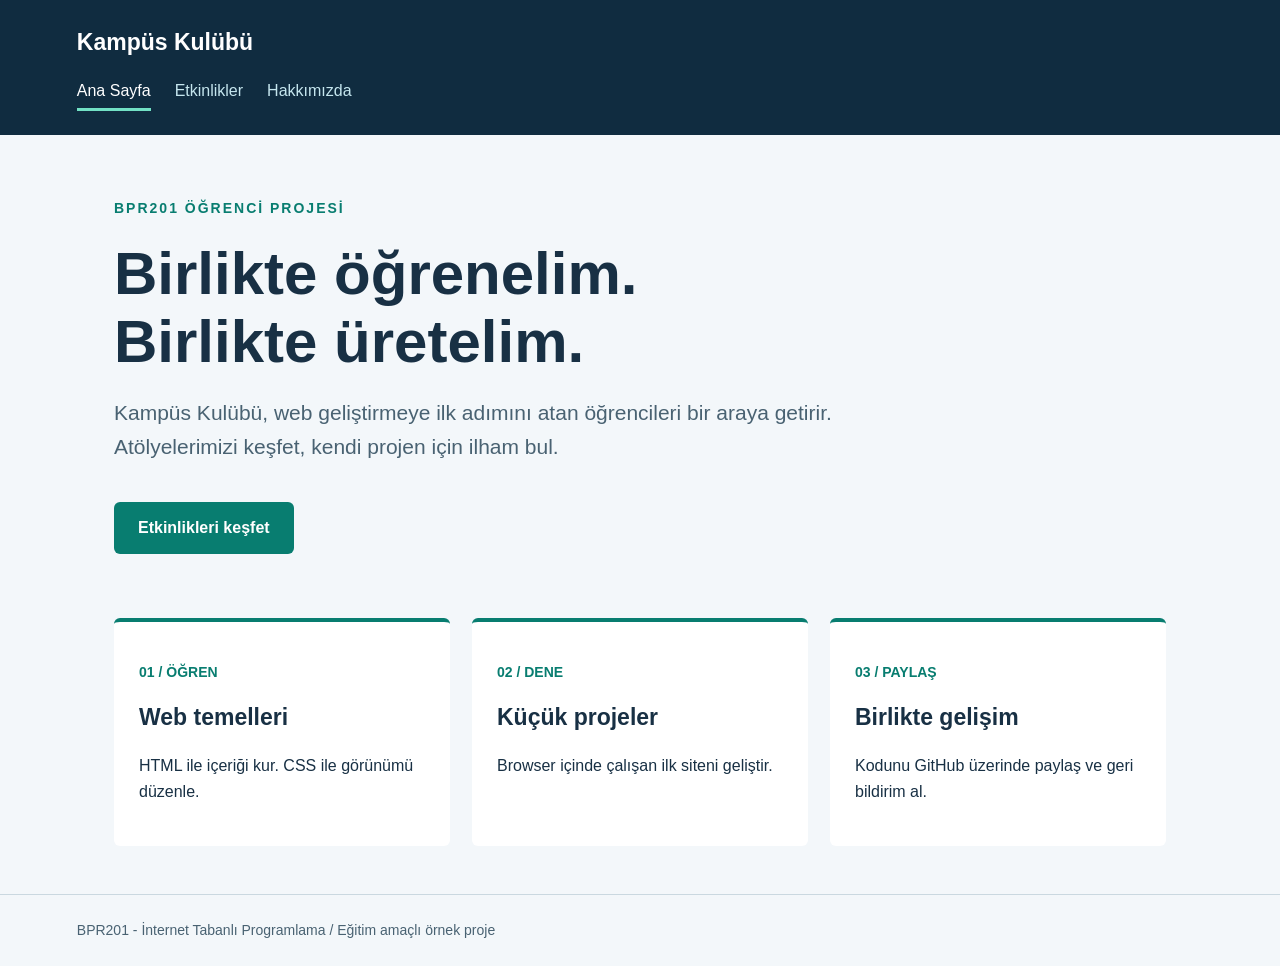
<file: index.html>
<!doctype html>
<html lang="tr">
<head>
  <meta charset="UTF-8">
  <meta name="viewport" content="width=device-width, initial-scale=1.0">
  <title>Ana Sayfa | Kampüs Kulübü</title>
  <link rel="stylesheet" href="style.css">
</head>
<body>
<header><div class="brand">Kampüs Kulübü</div><nav aria-label="Ana menü"><a href="index.html" aria-current="page">Ana Sayfa</a>
<a href="etkinlikler.html">Etkinlikler</a>
<a href="hakkimizda.html">Hakkımızda</a></nav></header>
<main><p class="eyebrow">BPR201 ÖĞRENCİ PROJESİ</p>
<h1>Birlikte öğrenelim.<br>Birlikte üretelim.</h1>
<p class="intro">Kampüs Kulübü, web geliştirmeye ilk adımını atan öğrencileri bir araya getirir. Atölyelerimizi keşfet, kendi projen için ilham bul.</p>
<a class="button" href="etkinlikler.html">Etkinlikleri keşfet</a>
<section class="grid" aria-label="Kulüp çalışma alanları">
<article><p class="meta">01 / ÖĞREN</p><h2>Web temelleri</h2><p>HTML ile içeriği kur. CSS ile görünümü düzenle.</p></article>
<article><p class="meta">02 / DENE</p><h2>Küçük projeler</h2><p>Browser içinde çalışan ilk siteni geliştir.</p></article>
<article><p class="meta">03 / PAYLAŞ</p><h2>Birlikte gelişim</h2><p>Kodunu GitHub üzerinde paylaş ve geri bildirim al.</p></article>
</section></main>
<footer>BPR201 - İnternet Tabanlı Programlama / Eğitim amaçlı örnek proje</footer>
</body>
</html>
</file>
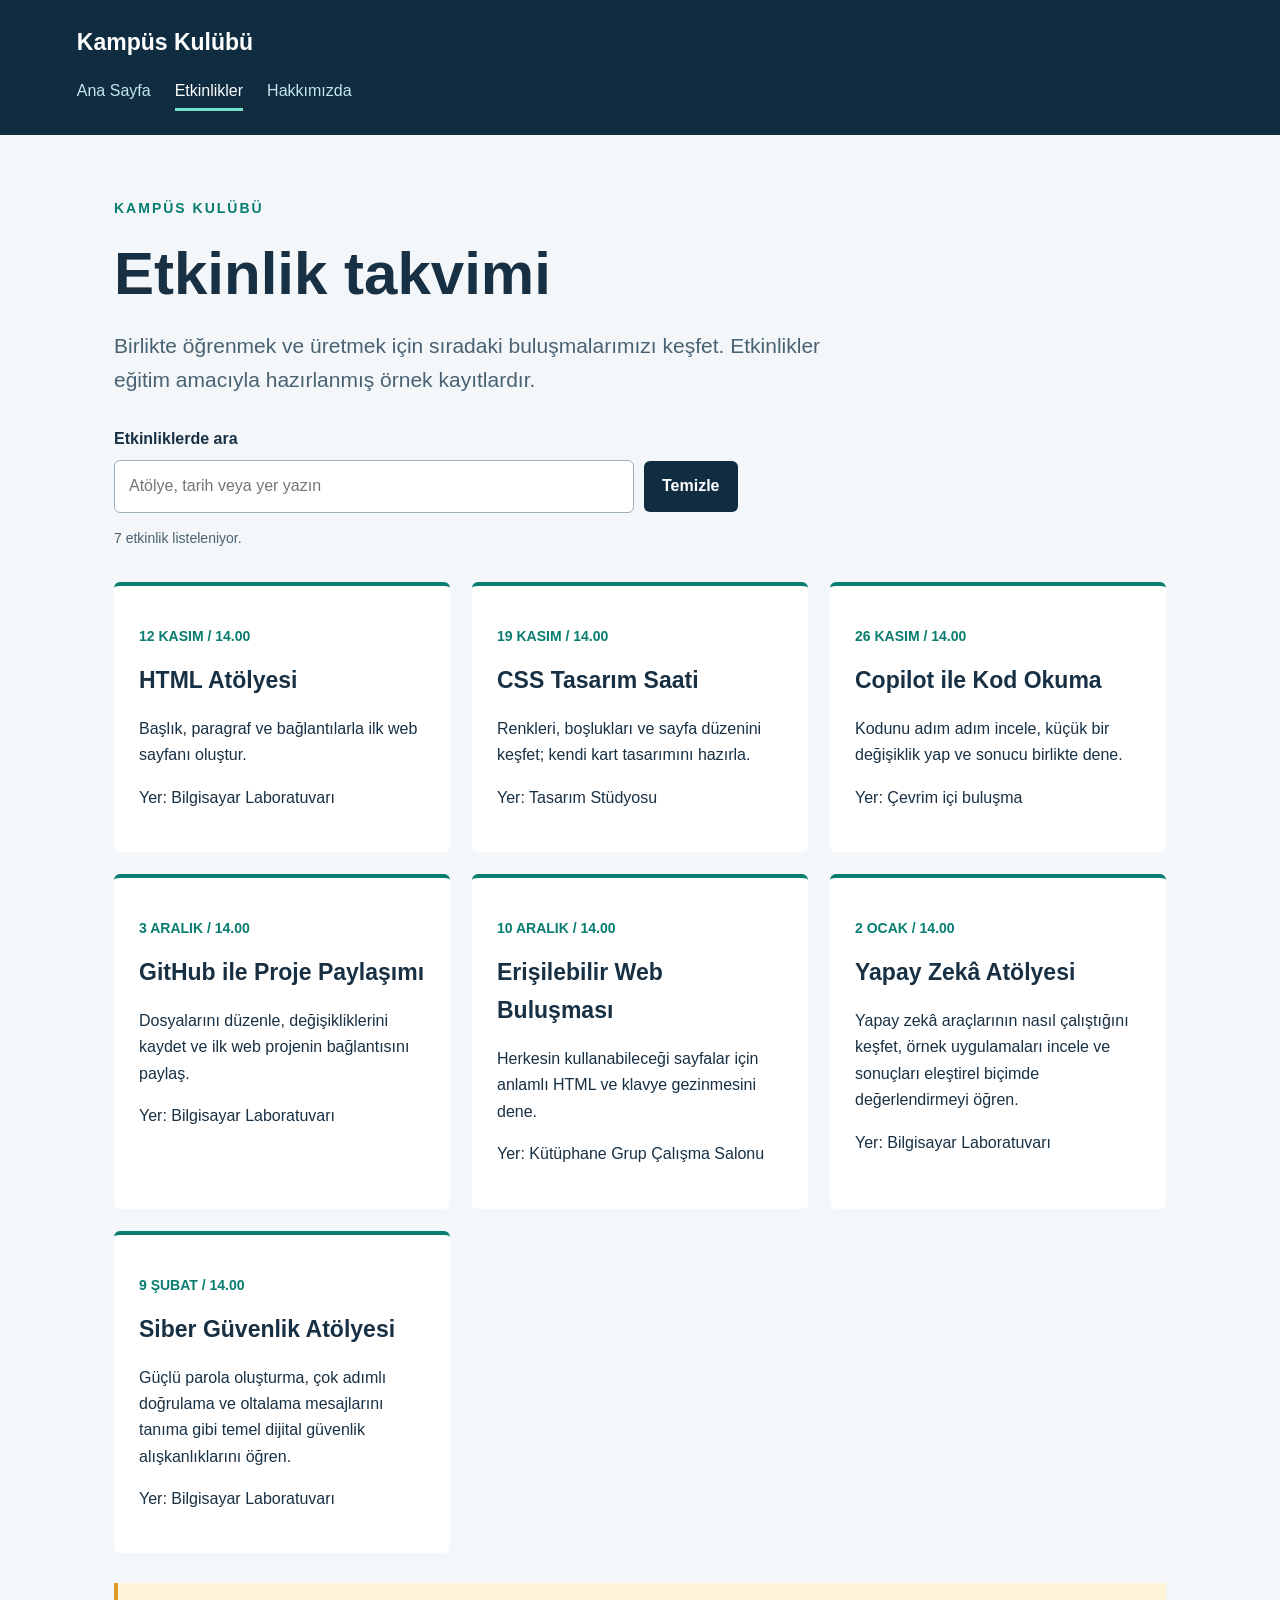
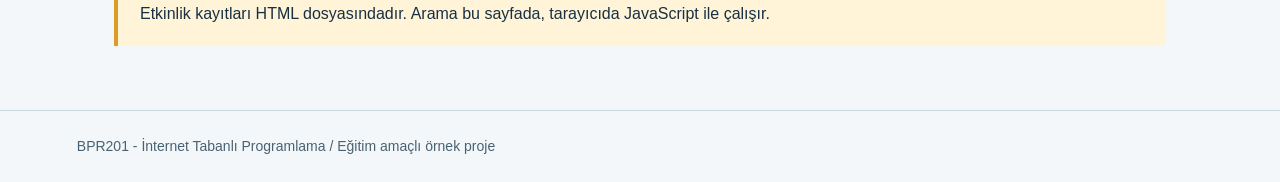
<file: etkinlikler.html>
<!doctype html>
<html lang="tr">
<head>
  <meta charset="UTF-8">
  <meta name="viewport" content="width=device-width, initial-scale=1.0">
  <title>Etkinlikler | Kampüs Kulübü</title>
  <link rel="stylesheet" href="style.css">
</head>
<body>
<header><div class="brand">Kampüs Kulübü</div><nav aria-label="Ana menü"><a href="index.html">Ana Sayfa</a>
<a href="etkinlikler.html" aria-current="page">Etkinlikler</a>
<a href="hakkimizda.html">Hakkımızda</a></nav></header>
<main><p class="eyebrow">KAMPÜS KULÜBÜ</p><h1>Etkinlik takvimi</h1>
<p class="intro">Birlikte öğrenmek ve üretmek için sıradaki buluşmalarımızı keşfet. Etkinlikler eğitim amacıyla hazırlanmış örnek kayıtlardır.</p>
<label class="search-label" for="event-search">Etkinliklerde ara</label>
<div class="search-controls">
  <input class="search-input" id="event-search" type="search" placeholder="Atölye, tarih veya yer yazın" aria-describedby="search-status">
  <button class="clear-button" id="clear-search" type="button">Temizle</button>
</div>
<p class="search-status" id="search-status" aria-live="polite">7 etkinlik listeleniyor.</p>
<section class="grid" aria-label="Örnek etkinlikler">
<article class="event-card"><p class="meta">12 KASIM / 14.00</p><h2>HTML Atölyesi</h2><p>Başlık, paragraf ve bağlantılarla ilk web sayfanı oluştur.</p><p>Yer: Bilgisayar Laboratuvarı</p></article>
<article class="event-card"><p class="meta">19 KASIM / 14.00</p><h2>CSS Tasarım Saati</h2><p>Renkleri, boşlukları ve sayfa düzenini keşfet; kendi kart tasarımını hazırla.</p><p>Yer: Tasarım Stüdyosu</p></article>
<article class="event-card"><p class="meta">26 KASIM / 14.00</p><h2>Copilot ile Kod Okuma</h2><p>Kodunu adım adım incele, küçük bir değişiklik yap ve sonucu birlikte dene.</p><p>Yer: Çevrim içi buluşma</p></article>
<article class="event-card"><p class="meta">3 ARALIK / 14.00</p><h2>GitHub ile Proje Paylaşımı</h2><p>Dosyalarını düzenle, değişikliklerini kaydet ve ilk web projenin bağlantısını paylaş.</p><p>Yer: Bilgisayar Laboratuvarı</p></article>
<article class="event-card"><p class="meta">10 ARALIK / 14.00</p><h2>Erişilebilir Web Buluşması</h2><p>Herkesin kullanabileceği sayfalar için anlamlı HTML ve klavye gezinmesini dene.</p><p>Yer: Kütüphane Grup Çalışma Salonu</p></article>
<article class="event-card"><p class="meta">2 OCAK / 14.00</p><h2>Yapay Zekâ Atölyesi</h2><p>Yapay zekâ araçlarının nasıl çalıştığını keşfet, örnek uygulamaları incele ve sonuçları eleştirel biçimde değerlendirmeyi öğren.</p><p>Yer: Bilgisayar Laboratuvarı</p></article>
<article class="event-card"><p class="meta">9 ŞUBAT / 14.00</p><h2>Siber Güvenlik Atölyesi</h2><p>Güçlü parola oluşturma, çok adımlı doğrulama ve oltalama mesajlarını tanıma gibi temel dijital güvenlik alışkanlıklarını öğren.</p><p>Yer: Bilgisayar Laboratuvarı</p></article>
</section>
<p class="note" id="no-results" hidden>Aramanızla eşleşen etkinlik bulunamadı. Başka bir kelime deneyin.</p>
<p class="note">Etkinlik kayıtları HTML dosyasındadır. Arama bu sayfada, tarayıcıda JavaScript ile çalışır.</p></main>
<footer>BPR201 - İnternet Tabanlı Programlama / Eğitim amaçlı örnek proje</footer>
<script src="script.js"></script>
</body>
</html>
</file>
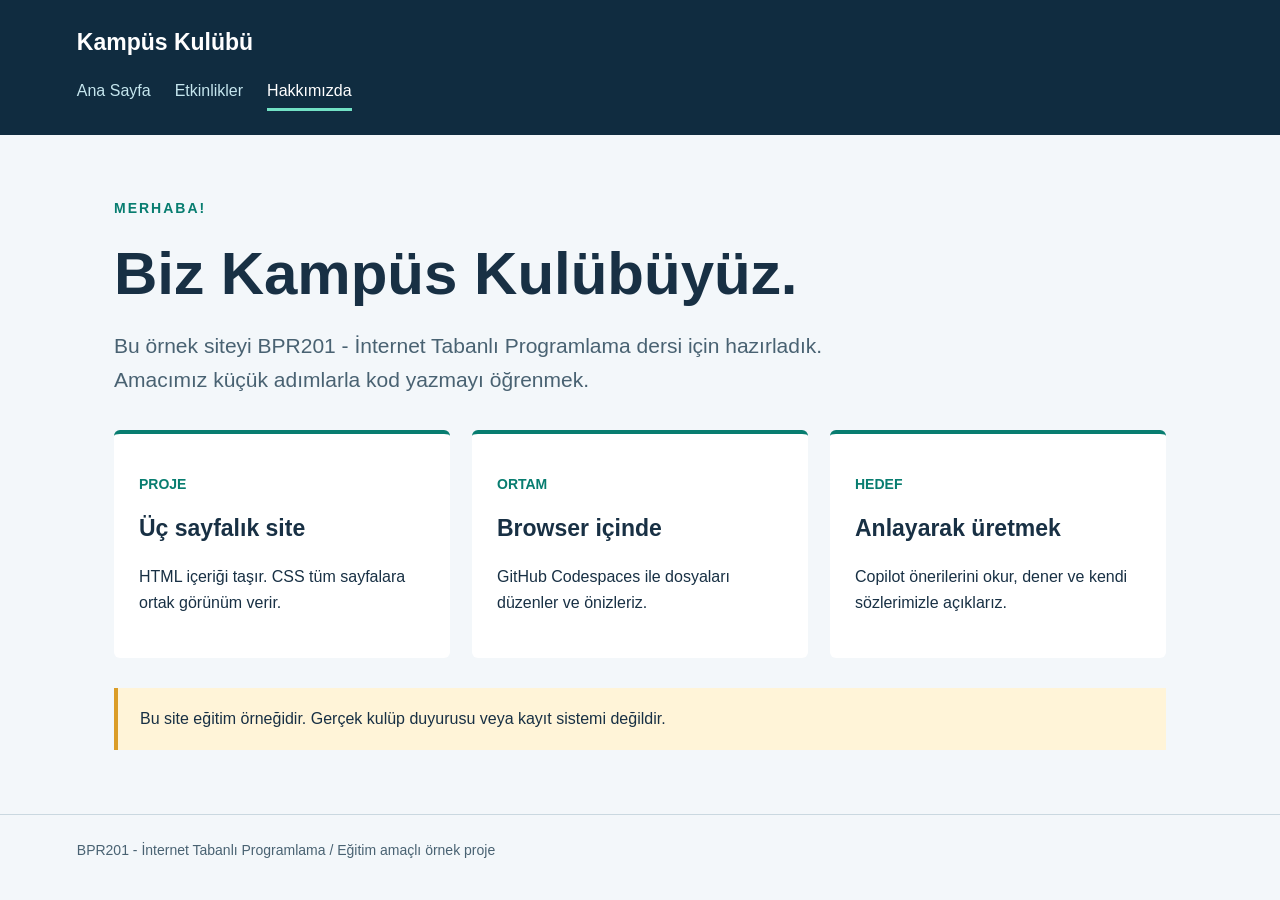
<file: hakkimizda.html>
<!doctype html>
<html lang="tr">
<head>
  <meta charset="UTF-8">
  <meta name="viewport" content="width=device-width, initial-scale=1.0">
  <title>Hakkımızda | Kampüs Kulübü</title>
  <link rel="stylesheet" href="style.css">
</head>
<body>
<header><div class="brand">Kampüs Kulübü</div><nav aria-label="Ana menü"><a href="index.html">Ana Sayfa</a>
<a href="etkinlikler.html">Etkinlikler</a>
<a href="hakkimizda.html" aria-current="page">Hakkımızda</a></nav></header>
<main><p class="eyebrow">MERHABA!</p><h1>Biz Kampüs Kulübüyüz.</h1>
<p class="intro">Bu örnek siteyi BPR201 - İnternet Tabanlı Programlama dersi için hazırladık. Amacımız küçük adımlarla kod yazmayı öğrenmek.</p>
<section class="grid" aria-label="Proje bilgileri">
<article><p class="meta">PROJE</p><h2>Üç sayfalık site</h2><p>HTML içeriği taşır. CSS tüm sayfalara ortak görünüm verir.</p></article>
<article><p class="meta">ORTAM</p><h2>Browser içinde</h2><p>GitHub Codespaces ile dosyaları düzenler ve önizleriz.</p></article>
<article><p class="meta">HEDEF</p><h2>Anlayarak üretmek</h2><p>Copilot önerilerini okur, dener ve kendi sözlerimizle açıklarız.</p></article>
</section><p class="note">Bu site eğitim örneğidir. Gerçek kulüp duyurusu veya kayıt sistemi değildir.</p></main>
<footer>BPR201 - İnternet Tabanlı Programlama / Eğitim amaçlı örnek proje</footer>
</body>
</html>
</file>
<file: style.css>
/* Ortak görünüm: Üç HTML dosyası bu dosyayı kullanır. */
* { box-sizing: border-box; }
body { margin: 0; font-family: Arial, sans-serif; color: #183044; background: #f3f7fa; line-height: 1.65; }
header { background: #102c40; color: white; padding: 24px max(6vw, 20px); }
.brand { font-weight: bold; font-size: 23px; }
nav { display: flex; flex-wrap: wrap; gap: 24px; margin-top: 12px; }
nav a { color: #c5e6ee; text-decoration: none; padding: 4px 0; }
nav a[aria-current="page"] { color: white; border-bottom: 3px solid #72e1c5; }
a { color: #086767; }
a:focus-visible { outline: 3px solid #e1a82b; outline-offset: 5px; }
main { max-width: 1100px; margin: 0 auto; padding: 48px 24px; min-height: 65vh; }
.eyebrow { color: #087d70; font-weight: bold; letter-spacing: 2px; font-size: 14px; }
h1 { font-size: clamp(34px, 5vw, 60px); line-height: 1.12; max-width: 850px; margin: 20px 0; }
.intro { font-size: 21px; max-width: 730px; color: #496272; }
.button { display: inline-block; margin: 16px 0 32px; padding: 13px 24px; background: #087d70; color: white; border-radius: 6px; text-decoration: none; font-weight: bold; }
.grid { display: grid; grid-template-columns: repeat(3, 1fr); gap: 22px; margin-top: 32px; }
article { background: white; border-top: 4px solid #087d70; padding: 25px; border-radius: 6px; }
article h2 { margin: 10px 0; font-size: 23px; }
.meta { font-size: 14px; color: #087d70; font-weight: bold; }
.search-label { display: block; margin-top: 28px; font-weight: bold; }
.search-controls { display: flex; flex-wrap: wrap; gap: 10px; align-items: center; margin-top: 8px; }
.search-input { width: min(100%, 520px); padding: 12px 14px; border: 1px solid #9cafbb; border-radius: 6px; font: inherit; }
.search-input:focus-visible { outline: 3px solid #087d70; outline-offset: 2px; }
.clear-button { padding: 12px 18px; border: 0; border-radius: 6px; background: #102c40; color: white; font: inherit; font-weight: bold; cursor: pointer; }
.clear-button:hover { background: #24465c; }
.clear-button:focus-visible { outline: 3px solid #e1a82b; outline-offset: 3px; }
.search-status { color: #496272; font-size: 14px; }
[hidden] { display: none !important; }
.note { padding: 18px 22px; border-left: 4px solid #db9d27; background: #fff4d8; margin-top: 30px; }
footer { border-top: 1px solid #cad8e0; padding: 24px 6vw; color: #496272; font-size: 14px; }
@media (max-width: 700px) { .grid { grid-template-columns: 1fr; } main { padding-top: 28px; } }
</file>
